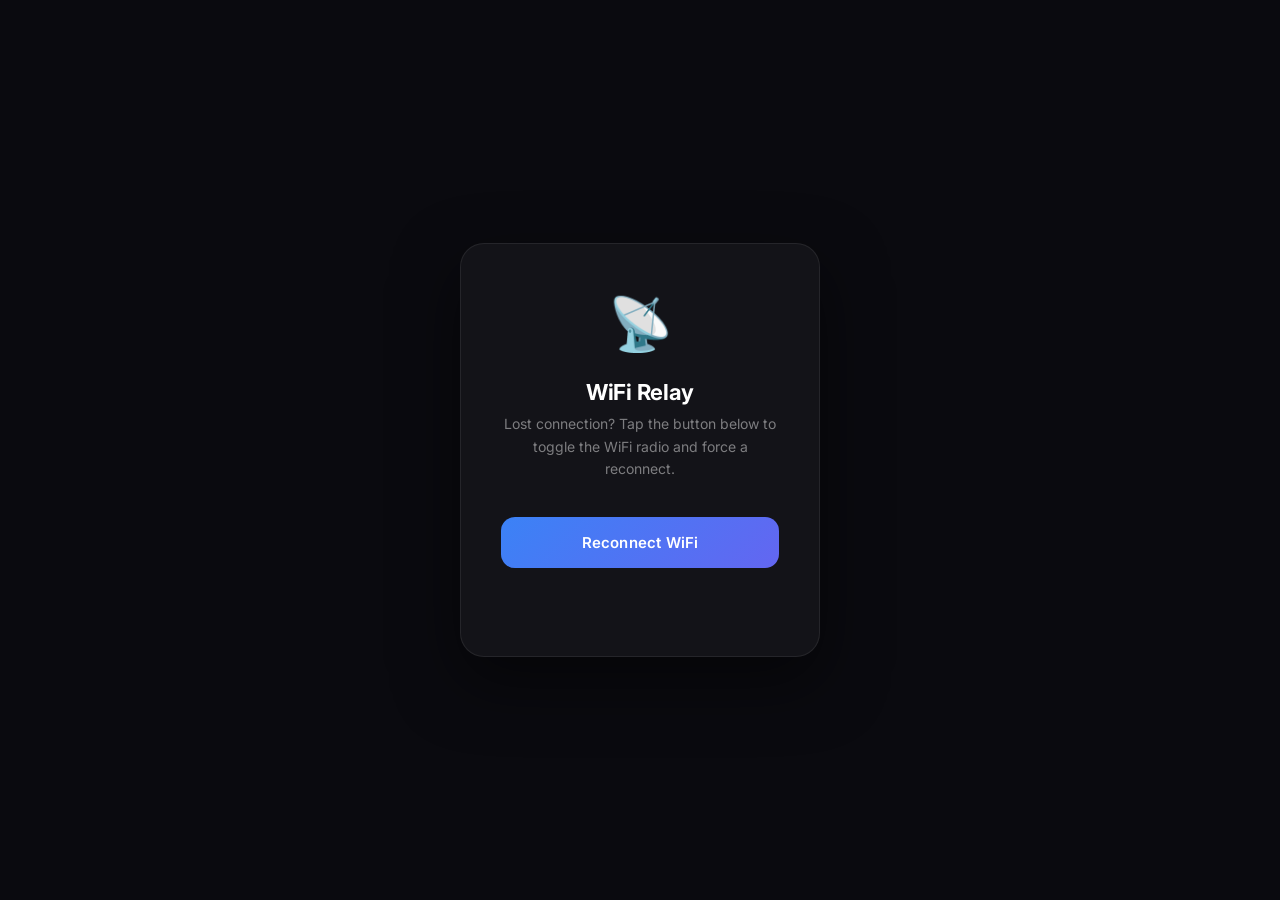
<file: pi/wifi_relay/index.html>
<!DOCTYPE html>
<html lang="en">
<head>
  <meta charset="UTF-8" />
  <meta name="viewport" content="width=device-width, initial-scale=1.0" />
  <title>WiFi Relay</title>
  <link rel="preconnect" href="https://fonts.googleapis.com" />
  <link href="https://fonts.googleapis.com/css2?family=Inter:wght@400;600;700&display=swap" rel="stylesheet" />
  <style>
    *, *::before, *::after { box-sizing: border-box; margin: 0; padding: 0; }

    body {
      font-family: 'Inter', sans-serif;
      background: #0a0a0f;
      color: #fff;
      min-height: 100vh;
      display: flex;
      align-items: center;
      justify-content: center;
    }

    .card {
      background: rgba(255,255,255,0.04);
      border: 1px solid rgba(255,255,255,0.08);
      border-radius: 24px;
      padding: 48px 40px;
      width: 360px;
      text-align: center;
      box-shadow: 0 24px 64px rgba(0,0,0,0.5);
    }

    .icon {
      font-size: 52px;
      margin-bottom: 24px;
      display: block;
    }

    h1 {
      font-size: 22px;
      font-weight: 700;
      margin-bottom: 8px;
      letter-spacing: -0.3px;
    }

    p {
      font-size: 14px;
      color: rgba(255,255,255,0.45);
      line-height: 1.6;
      margin-bottom: 36px;
    }

    #reconnect-btn {
      width: 100%;
      padding: 16px;
      border: none;
      border-radius: 14px;
      background: linear-gradient(135deg, #3b82f6, #6366f1);
      color: #fff;
      font-size: 15px;
      font-weight: 600;
      font-family: inherit;
      cursor: pointer;
      transition: opacity 0.2s, transform 0.15s;
      letter-spacing: 0.2px;
    }

    #reconnect-btn:hover:not(:disabled) {
      opacity: 0.88;
      transform: translateY(-1px);
    }

    #reconnect-btn:disabled {
      cursor: default;
      opacity: 0.6;
    }

    #status {
      margin-top: 20px;
      font-size: 13px;
      font-weight: 600;
      min-height: 20px;
      transition: color 0.2s;
    }

    #status.success { color: #22c55e; }
    #status.error   { color: #ef4444; }
    #status.pending { color: rgba(255,255,255,0.5); }
  </style>
</head>
<body>
  <div class="card">
    <span class="icon">📡</span>
    <h1>WiFi Relay</h1>
    <p>Lost connection? Tap the button below to toggle the WiFi radio and force a reconnect.</p>
    <button id="reconnect-btn" onclick="reconnect()">Reconnect WiFi</button>
    <div id="status"></div>
  </div>

  <script>
    async function reconnect() {
      const btn = document.getElementById('reconnect-btn');
      const status = document.getElementById('status');

      btn.disabled = true;
      btn.textContent = 'Reconnecting…';
      status.textContent = 'Toggling WiFi radio…';
      status.className = 'pending';

      try {
        const res = await fetch('/wifi/reconnect', { method: 'POST' });
        const data = await res.json();
        if (res.ok && data.success !== false) {
          status.textContent = '✓ ' + (data.message || 'Reconnect triggered successfully.');
          status.className = 'success';
          btn.textContent = '✓ Done';
        } else {
          status.textContent = '✗ ' + (data.message || 'Something went wrong.');
          status.className = 'error';
          btn.textContent = 'Reconnect WiFi';
          btn.disabled = false;
        }
      } catch (e) {
        status.textContent = '✗ Could not reach the relay service.';
        status.className = 'error';
        btn.textContent = 'Reconnect WiFi';
        btn.disabled = false;
      }
    }
  </script>
</body>
</html>
</file>
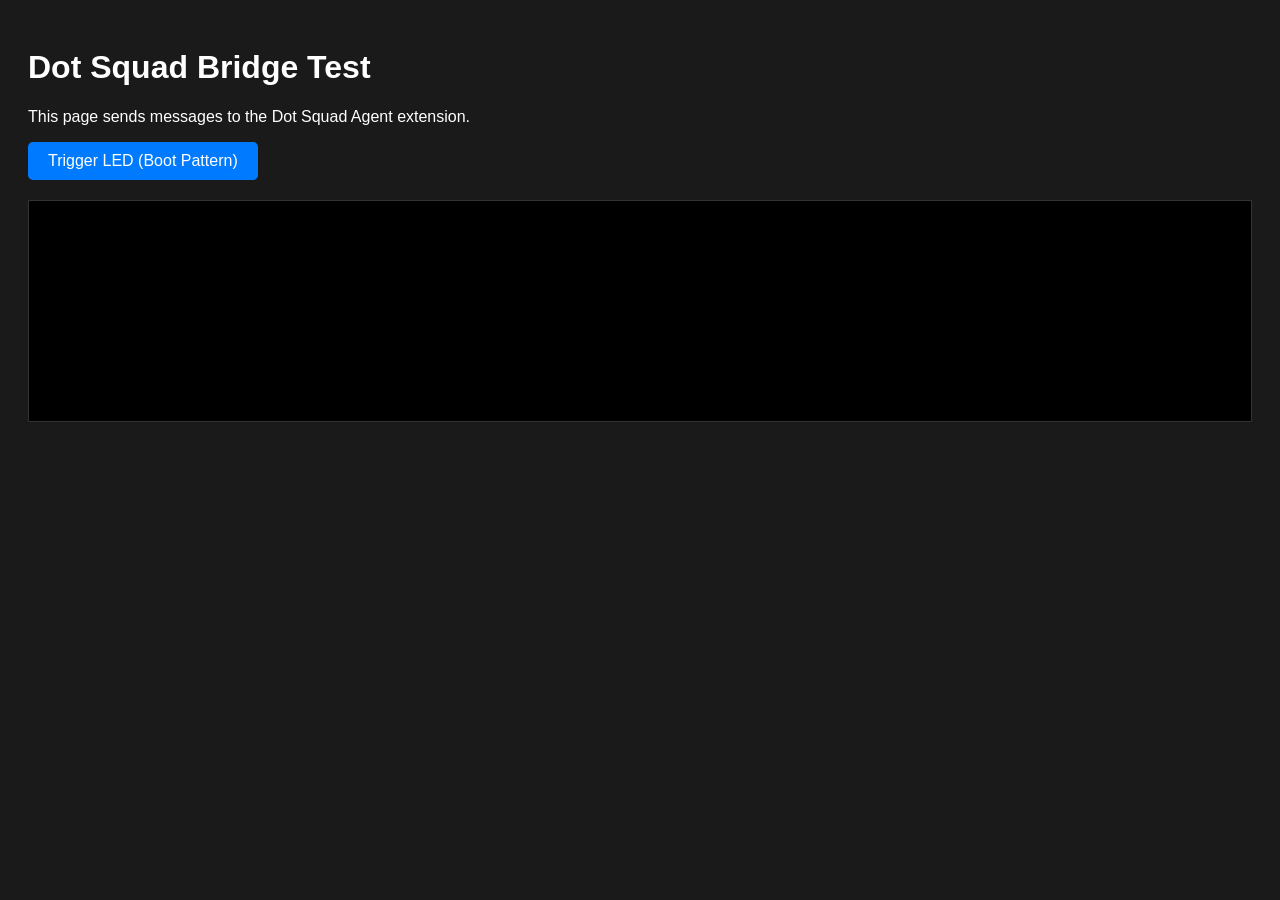
<file: pi/dot_squad_bridge/test.html>
<!DOCTYPE html>
<html lang="en">
<head>
    <meta charset="UTF-8">
    <meta name="viewport" content="width=device-width, initial-scale=1.0">
    <title>Dot Squad Bridge Test</title>
    <style>
        body { font-family: sans-serif; padding: 20px; background: #1a1a1a; color: white; }
        button { padding: 10px 20px; font-size: 16px; cursor: pointer; background: #007bff; color: white; border: none; border-radius: 5px; }
        button:hover { background: #0056b3; }
        .log { margin-top: 20px; padding: 10px; background: #000; border: 1px solid #333; height: 200px; overflow-y: auto; font-family: monospace; }
    </style>
</head>
<body>
    <h1>Dot Squad Bridge Test</h1>
    <p>This page sends messages to the Dot Squad Agent extension.</p>
    
    <button id="trigger">Trigger LED (Boot Pattern)</button>

    <div class="log" id="log"></div>

    <script>
        const logEl = document.getElementById('log');
        function log(msg) {
            const div = document.createElement('div');
            div.textContent = `[${new Date().toLocaleTimeString()}] ${msg}`;
            logEl.appendChild(div);
            logEl.scrollTop = logEl.scrollHeight;
        }

        document.getElementById('trigger').addEventListener('click', () => {
            console.log("sending!")
            const message = {
                type: "LED_TRIGGER",
                pattern: "boot"
            };
            log("Sending message: " + JSON.stringify(message));
            window.postMessage(message, "*");
        });

        // Listen for responses (if background script replies via content script)
        // Note: content script usually needs to forward response back if needed.
    </script>
</body>
</html>
</file>
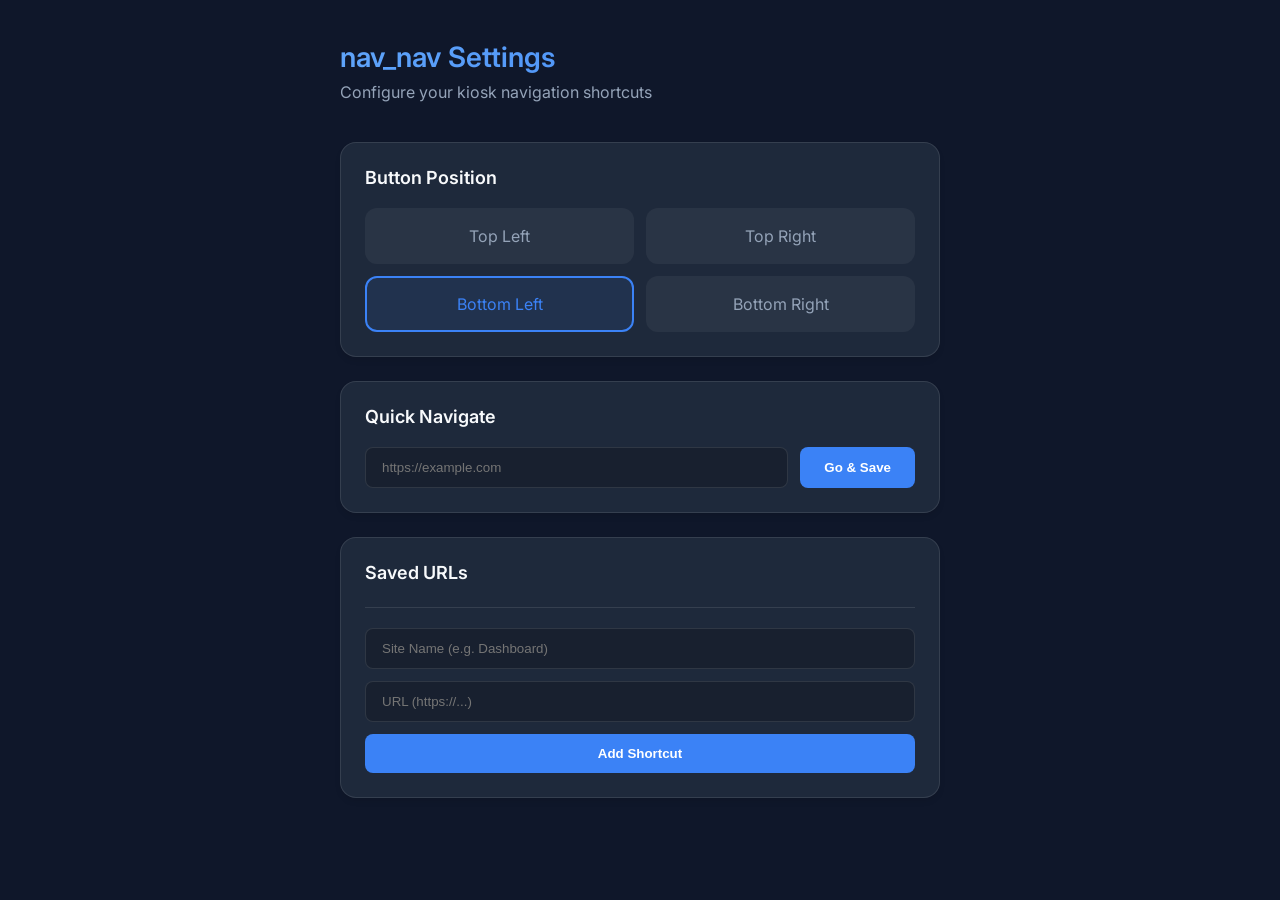
<file: pi/nav_nav/options.html>
<!doctype html>
<html>
  <head>
    <title>nav_nav Settings</title>
    <link rel="stylesheet" href="options.css" />
    <link
      href="https://fonts.googleapis.com/css2?family=Inter:wght@400;600&display=swap"
      rel="stylesheet"
    />
  </head>
  <body>
    <div class="container">
      <header>
        <h1>nav_nav Settings</h1>
        <p>Configure your kiosk navigation shortcuts</p>
      </header>

      <section class="settings-section">
        <h2>Button Position</h2>
        <div class="position-grid">
          <label class="pos-option">
            <input type="radio" name="position" value="top-left" />
            <div class="pos-box">Top Left</div>
          </label>
          <label class="pos-option">
            <input type="radio" name="position" value="top-right" />
            <div class="pos-box">Top Right</div>
          </label>
          <label class="pos-option">
            <input type="radio" name="position" value="bottom-left" checked />
            <div class="pos-box">Bottom Left</div>
          </label>
          <label class="pos-option">
            <input type="radio" name="position" value="bottom-right" />
            <div class="pos-box">Bottom Right</div>
          </label>
        </div>
      </section>

      <section class="settings-section">
        <h2>Quick Navigate</h2>
        <div class="input-group">
          <input type="text" id="quick-url" placeholder="https://example.com" />
          <button id="go-btn">Go & Save</button>
        </div>
      </section>

      <section class="settings-section">
        <h2>Saved URLs</h2>
        <div id="url-list" class="url-list">
          <!-- URLs will be injected here -->
        </div>
        <div class="add-url-form">
          <input
            type="text"
            id="new-name"
            placeholder="Site Name (e.g. Dashboard)"
          />
          <input type="text" id="new-url" placeholder="URL (https://...)" />
          <button id="add-btn">Add Shortcut</button>
        </div>
      </section>

      <div id="status"></div>
    </div>
    <script src="options.js"></script>
  </body>
</html>
</file>
<file: pi/nav_nav/options.css>
:root {
  --bg: #0f172a;
  --card-bg: #1e293b;
  --text: #f8fafc;
  --text-muted: #94a3b8;
  --accent: #3b82f6;
  --accent-hover: #2563eb;
  --danger: #ef4444;
  --border: rgba(255, 255, 255, 0.1);
}

body {
  margin: 0;
  padding: 40px;
  background-color: var(--bg);
  color: var(--text);
  font-family: 'Inter', sans-serif;
  display: flex;
  justify-content: center;
}

.container {
  width: 100%;
  max-width: 600px;
}

header {
  margin-bottom: 40px;
}

h1 {
  margin: 0;
  font-size: 28px;
  font-weight: 600;
  background: linear-gradient(135deg, #60a5fa, #3b82f6);
  -webkit-background-clip: text;
  background-clip: text;
  -webkit-text-fill-color: transparent;
}

p {
  color: var(--text-muted);
  margin-top: 8px;
}

.settings-section {
  background: var(--card-bg);
  padding: 24px;
  border-radius: 16px;
  margin-bottom: 24px;
  border: 1px solid var(--border);
  box-shadow: 0 4px 6px -1px rgba(0, 0, 0, 0.1);
}

h2 {
  margin-top: 0;
  margin-bottom: 20px;
  font-size: 18px;
  font-weight: 600;
  color: var(--text);
}

.position-grid {
  display: grid;
  grid-template-columns: 1fr 1fr;
  gap: 12px;
}

.pos-option input {
  display: none;
}

.pos-box {
  padding: 16px;
  background: rgba(255, 255, 255, 0.05);
  border: 2px solid transparent;
  border-radius: 12px;
  text-align: center;
  cursor: pointer;
  transition: all 0.2s;
  color: var(--text-muted);
}

.pos-option input:checked + .pos-box {
  background: rgba(59, 130, 246, 0.1);
  border-color: var(--accent);
  color: var(--accent);
}

.input-group {
  display: flex;
  gap: 12px;
}

input[type="text"] {
  flex: 1;
  background: rgba(0, 0, 0, 0.2);
  border: 1px solid var(--border);
  padding: 12px 16px;
  border-radius: 8px;
  color: var(--text);
  outline: none;
  transition: border-color 0.2s;
}

input[type="text"]:focus {
  border-color: var(--accent);
}

button {
  padding: 12px 24px;
  background: var(--accent);
  color: white;
  border: none;
  border-radius: 8px;
  font-weight: 600;
  cursor: pointer;
  transition: background 0.2s;
}

button:hover {
  background: var(--accent-hover);
}

.url-list {
  margin-bottom: 24px;
}

.url-item {
  display: flex;
  align-items: center;
  justify-content: space-between;
  padding: 12px;
  background: rgba(255, 255, 255, 0.03);
  border-radius: 8px;
  margin-bottom: 8px;
}

.url-info {
  display: flex;
  flex-direction: column;
}

.url-name {
  font-weight: 600;
  font-size: 14px;
}

.url-link {
  font-size: 12px;
  color: var(--text-muted);
}

.delete-btn {
  background: rgba(239, 68, 68, 0.1);
  color: var(--danger);
  padding: 8px 12px;
  font-size: 12px;
}

.delete-btn:hover {
  background: var(--danger);
  color: white;
}

.add-url-form {
  display: flex;
  flex-direction: column;
  gap: 12px;
  padding-top: 20px;
  border-top: 1px solid var(--border);
}

#status {
  text-align: center;
  font-size: 14px;
  color: var(--accent);
  height: 20px;
}
</file>
